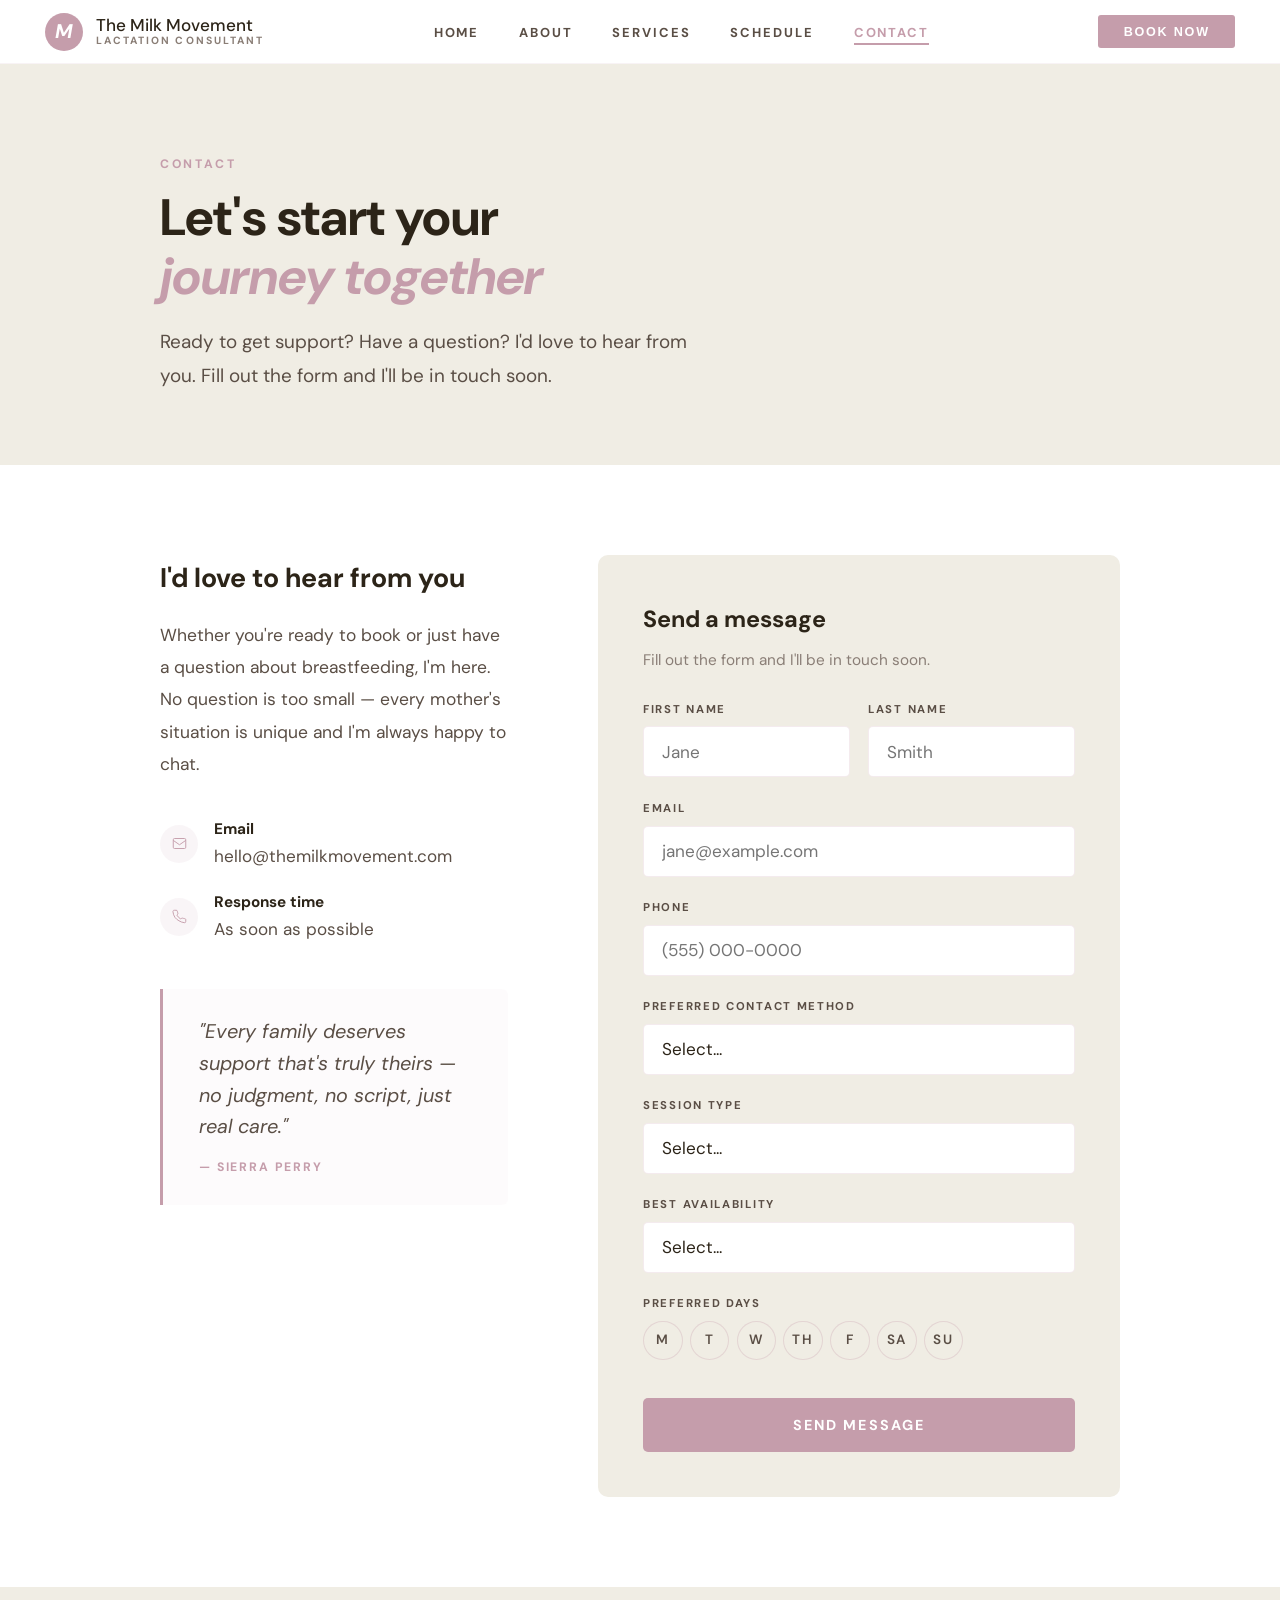
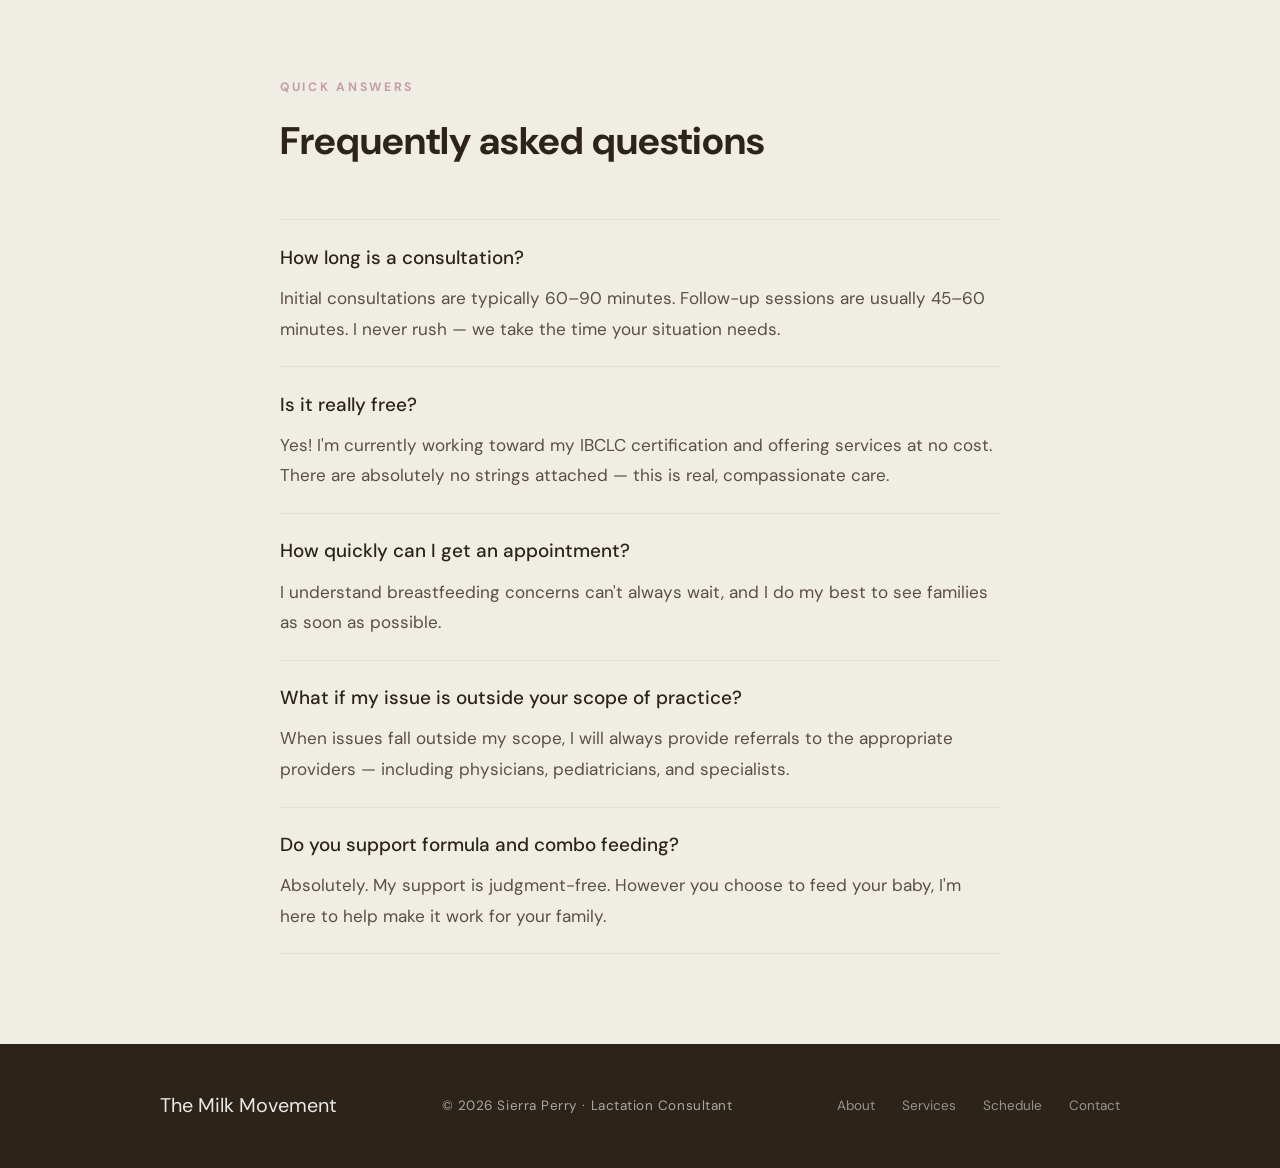
<file: contact.html>
<!DOCTYPE html>
<html lang="en">
<head>
<meta charset="UTF-8">
<meta name="viewport" content="width=device-width, initial-scale=1.0">
<title>Contact | The Milk Movement</title>
<link rel="preconnect" href="https://fonts.googleapis.com">
<link rel="preconnect" href="https://fonts.gstatic.com" crossorigin>
<link href="https://fonts.googleapis.com/css2?family=DM+Sans:wght@300;400;500;700&display=swap" rel="stylesheet">
<style>
*,*::before,*::after{box-sizing:border-box;margin:0;padding:0}
:root{
  --cream:#f7f3ec;--beige:#f0ede4;--mauve:#d4bac3;
  --gold:#C59DAB;--gold-lt:#D9C2CC;--rose:#b08090;
  --ink:#2c2418;--ink-mid:#5a4e45;--ink-lt:#8a7e76;
  --serif:'DM Sans','Helvetica Neue',Arial,sans-serif;
  --sans:'DM Sans','Helvetica Neue',Arial,sans-serif;
}
html{scroll-behavior:smooth;font-size:18px}
body{font-family:var(--sans);background:#fff;color:var(--ink);font-size:1rem;line-height:1.7;overflow-x:hidden}
p,li,input,select,textarea{font-size:max(1rem,1em)}
nav{position:fixed;top:0;left:0;right:0;z-index:200;display:flex;align-items:center;justify-content:space-between;padding:0 2.5rem;height:64px;background:rgba(255,255,255,0.96);border-bottom:1px solid rgba(197,157,171,0.12);backdrop-filter:blur(8px)}
.nav-brand{display:flex;align-items:center;gap:0.7rem;text-decoration:none}
.nav-brand-icon{width:38px;height:38px;background:var(--gold);border-radius:50%;display:flex;align-items:center;justify-content:center;color:#fff;font-family:var(--serif);font-size:1.1rem;font-weight:700;font-style:italic}
.nav-brand-text{line-height:1.1}
.nav-brand-name{font-family:var(--serif);font-size:0.95rem;font-weight:500;color:var(--ink);display:block}
.nav-brand-sub{font-size:0.58rem;font-weight:700;letter-spacing:0.2em;text-transform:uppercase;color:var(--ink-lt);display:block}
.nav-links{display:flex;gap:2.2rem;list-style:none;align-items:center}
.nav-links a{font-size:0.72rem;font-weight:700;letter-spacing:0.15em;text-transform:uppercase;color:var(--ink-mid);text-decoration:none;transition:color 0.2s}
.nav-links a:hover,.nav-links a.active{color:var(--gold)}
.nav-links a.active{border-bottom:2px solid var(--gold);padding-bottom:2px}
.nav-ig{color:var(--ink-lt);display:flex;align-items:center;transition:color 0.2s}
.btn-booknow{background:var(--gold);color:#fff;padding:0.55rem 1.4rem;font-size:0.7rem;font-weight:700;letter-spacing:0.14em;text-transform:uppercase;text-decoration:none;border-radius:3px;transition:background 0.2s;border:none;cursor:pointer}
.btn-booknow:hover{background:#9E7585}
.hamburger{display:none;flex-direction:column;gap:5px;cursor:pointer;background:none;border:none;padding:4px}
.hamburger span{display:block;width:22px;height:1.5px;background:var(--gold)}
.mob-nav{display:none;position:fixed;top:64px;left:0;right:0;background:#fff;border-bottom:1px solid rgba(197,157,171,0.15);padding:1.5rem 2rem 2rem;z-index:199;flex-direction:column}
.mob-nav.open{display:flex}
.mob-nav a{font-size:0.8rem;font-weight:700;letter-spacing:0.15em;text-transform:uppercase;color:var(--ink-mid);text-decoration:none;padding:0.9rem 0;border-bottom:1px solid rgba(197,157,171,0.1)}
.mob-nav a:last-child{margin-top:1rem;background:var(--gold);color:#fff;text-align:center;padding:0.85rem;border:none;border-radius:3px}

.page-hero{margin-top:64px;background:var(--beige);padding:5rem 3rem 4rem}
.ph-inner{max-width:960px;margin:0 auto}
.ph-eyebrow{font-size:0.68rem;font-weight:700;letter-spacing:0.22em;text-transform:uppercase;color:var(--gold);margin-bottom:0.8rem}
.ph-h1{font-family:var(--serif);font-size:clamp(2.2rem,4vw,3.4rem);font-weight:700;color:var(--ink);line-height:1.15;margin-bottom:1rem}
.ph-h1 em{font-style:italic;color:var(--gold)}
.ph-sub{font-size:1.05rem;font-weight:400;color:var(--ink-mid);max-width:560px;line-height:1.8}

/* CONTACT LAYOUT */
.contact-section{padding:5rem 3rem;background:#fff}
.ct-inner{max-width:960px;margin:0 auto;display:grid;grid-template-columns:1fr 1.5fr;gap:5rem;align-items:start}
.ct-side h2{font-family:var(--serif);font-size:1.5rem;font-weight:700;color:var(--ink);margin-bottom:1rem}
.ct-side p{font-size:0.97rem;font-weight:400;color:var(--ink-mid);line-height:1.85;margin-bottom:2rem}
.ct-detail{display:flex;align-items:center;gap:0.9rem;margin-bottom:1rem}
.ct-icon{width:38px;height:38px;background:rgba(197,157,171,0.1);border-radius:50%;display:flex;align-items:center;justify-content:center;color:var(--gold);flex-shrink:0}
.ct-detail-text{font-size:0.95rem;font-weight:400;color:var(--ink-mid)}
.ct-detail-text strong{font-weight:700;color:var(--ink);display:block;font-size:0.85rem}
.ct-quote{margin-top:2.5rem;padding:1.5rem 2rem;border-left:3px solid var(--gold);background:rgba(197,157,171,0.04);border-radius:0 6px 6px 0}
.ct-quote blockquote{font-family:var(--serif);font-size:1.1rem;font-style:italic;color:var(--ink-mid);line-height:1.6}
.ct-quote cite{display:block;font-family:var(--sans);font-size:0.68rem;font-weight:700;letter-spacing:0.15em;text-transform:uppercase;color:var(--gold);margin-top:0.8rem;font-style:normal}

/* FORM */
.ct-form-wrap{background:var(--beige);border-radius:10px;padding:2.5rem}
.ct-form-wrap h3{font-family:var(--serif);font-size:1.3rem;font-weight:700;color:var(--ink);margin-bottom:0.4rem}
.ct-form-wrap p{font-size:0.85rem;color:var(--ink-lt);margin-bottom:1.5rem}
.pf-group{margin-bottom:1.2rem}
.pf-group label{display:block;font-size:0.63rem;font-weight:700;letter-spacing:0.15em;text-transform:uppercase;color:var(--ink-mid);margin-bottom:0.4rem}
.pf-group input,.pf-group select,.pf-group textarea{width:100%;padding:0.75rem 1rem;font-family:var(--sans);font-size:0.95rem;font-weight:400;color:var(--ink);background:#fff;border:1.5px solid rgba(197,157,171,0.2);border-radius:5px;outline:none;transition:border-color 0.2s;appearance:none}
.pf-group input:focus,.pf-group select:focus,.pf-group textarea:focus{border-color:var(--gold)}
.pf-group textarea{resize:vertical;min-height:110px}
.pf-row{display:grid;grid-template-columns:1fr 1fr;gap:1rem}
.day-picker{display:flex;gap:0.4rem;flex-wrap:wrap}
.day-btn{cursor:pointer}
.day-btn input{position:absolute;opacity:0;width:0;height:0}
.day-btn span{display:flex;align-items:center;justify-content:center;width:2.2rem;height:2.2rem;border-radius:50%;background:var(--beige);border:1.5px solid rgba(197,157,171,0.3);font-size:0.75rem;font-weight:600;color:var(--ink-mid);transition:background 0.15s,border-color 0.15s,color 0.15s;user-select:none}
.day-btn input:checked+span{background:var(--gold);border-color:var(--gold);color:#fff}
.pf-submit{width:100%;background:var(--gold);color:#fff;padding:1rem;font-family:var(--sans);font-size:0.8rem;font-weight:700;letter-spacing:0.14em;text-transform:uppercase;border:none;border-radius:5px;cursor:pointer;transition:background 0.2s;margin-top:0.5rem}
.pf-submit:hover{background:#9E7585}
.success-msg{display:none;text-align:center;padding:2rem 0}
.success-msg svg{color:var(--gold);margin-bottom:1rem}
.success-msg h3{font-family:var(--serif);font-size:1.5rem;color:var(--ink);margin-bottom:0.5rem}
.success-msg p{color:var(--ink-lt)}

/* FAQ */
.faq-section{padding:5rem 3rem;background:var(--beige)}
.faq-inner{max-width:720px;margin:0 auto}
.faq-item{border-bottom:1px solid rgba(197,157,171,0.2);padding:1.2rem 0}
.faq-item:first-of-type{border-top:1px solid rgba(197,157,171,0.2)}
.faq-q{font-family:var(--serif);font-size:1.05rem;font-weight:500;color:var(--ink);margin-bottom:0.5rem}
.faq-a{font-size:0.95rem;font-weight:400;color:var(--ink-mid);line-height:1.8}

footer{background:var(--ink);color:rgba(255,255,255,0.6);padding:2.5rem 3rem}
.foot-inner{max-width:960px;margin:0 auto;display:flex;justify-content:space-between;align-items:center;flex-wrap:wrap;gap:1rem}
.foot-logo{font-family:var(--serif);font-size:1.1rem;color:rgba(255,255,255,0.9)}
.foot-copy{font-size:0.75rem;font-weight:400;letter-spacing:0.04em}
.foot-links{display:flex;gap:1.5rem}
.foot-links a{font-size:0.75rem;color:rgba(255,255,255,0.5);text-decoration:none;transition:color 0.2s}
.foot-links a:hover{color:var(--gold-lt)}

@media(max-width:860px){
  .nav-links,.nav-ig,.btn-booknow{display:none}
  .hamburger{display:flex}
  .ct-inner{grid-template-columns:1fr;gap:2.5rem}
}
@media(max-width:580px){
  nav{padding:0 1.5rem}
  .page-hero,.contact-section,.faq-section{padding-left:1.5rem;padding-right:1.5rem}
  .pf-row{grid-template-columns:1fr}
  .ct-form-wrap{padding:2rem 1.5rem}
}
</style>
</head>
<body>
<nav>
  <a href="index.html" class="nav-brand">
    <div class="nav-brand-icon">M</div>
    <div class="nav-brand-text"><span class="nav-brand-name">The Milk Movement</span><span class="nav-brand-sub">Lactation Consultant</span></div>
  </a>
  <ul class="nav-links">
    <li><a href="index.html">Home</a></li><li><a href="about.html">About</a></li>
    <li><a href="services.html">Services</a></li><li><a href="schedule.html">Schedule</a></li>
    <li><a href="contact.html" class="active">Contact</a></li>
  </ul>
  <div style="display:flex;align-items:center;gap:1.2rem">
    <button class="btn-booknow" onclick="document.getElementById('ctForm').scrollIntoView({behavior:'smooth'})">Book Now</button>
    <button class="hamburger" onclick="toggleMob()"><span></span><span></span><span></span></button>
  </div>
</nav>
<div class="mob-nav" id="mobNav">
  <a href="index.html">Home</a><a href="about.html">About</a><a href="services.html">Services</a><a href="schedule.html">Schedule</a><a href="contact.html">Contact</a>
  <a href="#ctForm" onclick="closeMob()">Get In Touch</a>
</div>

<div class="page-hero">
  <div class="ph-inner">
    <p class="ph-eyebrow">Contact</p>
    <h1 class="ph-h1">Let's start your<br><em>journey together</em></h1>
    <p class="ph-sub">Ready to get support? Have a question? I'd love to hear from you. Fill out the form and I'll be in touch soon.</p>
  </div>
</div>

<div class="contact-section" id="ctForm">
  <div class="ct-inner">
    <div class="ct-side">
      <h2>I'd love to hear from you</h2>
      <p>Whether you're ready to book or just have a question about breastfeeding, I'm here. No question is too small — every mother's situation is unique and I'm always happy to chat.</p>
      <div class="ct-detail">
        <div class="ct-icon"><svg width="15" height="15" viewBox="0 0 24 24" fill="none" stroke="currentColor" stroke-width="1.5"><rect x="2" y="4" width="20" height="16" rx="2"/><path d="M2 7l10 7 10-7"/></svg></div>
        <div class="ct-detail-text"><strong>Email</strong>hello@themilkmovement.com</div>
      </div>
      <div class="ct-detail">
        <div class="ct-icon"><svg width="15" height="15" viewBox="0 0 24 24" fill="none" stroke="currentColor" stroke-width="1.5"><path d="M22 16.92v3a2 2 0 0 1-2.18 2 19.79 19.79 0 0 1-8.63-3.07A19.5 19.5 0 0 1 4.7 13.41a19.79 19.79 0 0 1-3.07-8.67A2 2 0 0 1 3.61 2h3a2 2 0 0 1 2 1.72 12.84 12.84 0 0 0 .7 2.81 2 2 0 0 1-.45 2.11L7.91 9.91a16 16 0 0 0 6.12 6.12l.94-.94a2 2 0 0 1 2.11-.45 12.84 12.84 0 0 0 2.81.7A2 2 0 0 1 22 16.92z"/></svg></div>
        <div class="ct-detail-text"><strong>Response time</strong>As soon as possible</div>
      </div>
      <div class="ct-quote">
        <blockquote>"Every family deserves support that's truly theirs — no judgment, no script, just real care."</blockquote>
        <cite>— Sierra Perry</cite>
      </div>
    </div>

    <div class="ct-form-wrap">
      <h3>Send a message</h3>
      <p>Fill out the form and I'll be in touch soon.</p>
      <form onsubmit="submitContact(event)" id="contactFormEl">
        <input type="hidden" name="_subject" value="New Consultation Request — The Milk Movement">
        <div class="pf-row">
          <div class="pf-group"><label>First Name</label><input type="text" name="firstName" placeholder="Jane" required></div>
          <div class="pf-group"><label>Last Name</label><input type="text" name="lastName" placeholder="Smith" required></div>
        </div>
        <div class="pf-group"><label>Email</label><input type="email" name="email" placeholder="jane@example.com" required></div>
        <div class="pf-group"><label>Phone</label><input type="tel" name="phone" placeholder="(555) 000-0000"></div>
        <div class="pf-group">
          <label>Preferred Contact Method</label>
          <select name="contactMethod">
            <option value="">Select...</option>
            <option>Email</option>
            <option>Phone Call</option>
            <option>Text Message</option>
          </select>
        </div>
        <div class="pf-group">
          <label>Session Type</label>
          <select name="sessionType" required>
            <option value="">Select...</option>
            <option>Home Visit</option>
            <option>Virtual Appointment</option>
            <option>In-Person (Limited Availability)</option>
            <option>Prenatal Consultation</option>
          </select>
        </div>
        <div class="pf-group">
          <label>Best Availability</label>
          <select name="availability">
            <option value="">Select...</option>
            <option>Daytime (before 5pm EST)</option>
            <option>Evening (after 5pm EST)</option>
            <option>Either works</option>
          </select>
        </div>
        <div class="pf-group">
          <label>Preferred Days</label>
          <div class="day-picker">
            <label class="day-btn"><input type="checkbox" name="preferredDays" value="Monday"><span>M</span></label>
            <label class="day-btn"><input type="checkbox" name="preferredDays" value="Tuesday"><span>T</span></label>
            <label class="day-btn"><input type="checkbox" name="preferredDays" value="Wednesday"><span>W</span></label>
            <label class="day-btn"><input type="checkbox" name="preferredDays" value="Thursday"><span>Th</span></label>
            <label class="day-btn"><input type="checkbox" name="preferredDays" value="Friday"><span>F</span></label>
            <label class="day-btn"><input type="checkbox" name="preferredDays" value="Saturday"><span>Sa</span></label>
            <label class="day-btn"><input type="checkbox" name="preferredDays" value="Sunday"><span>Su</span></label>
          </div>
        </div>
        <div id="contactError" style="display:none;color:#c0392b;font-size:0.85rem;margin-bottom:0.8rem;padding:0.7rem 1rem;background:#fdf0f0;border-radius:4px;border-left:3px solid #c0392b">Something went wrong — please try again.</div>
        <button type="submit" class="pf-submit">Send Message</button>
      </form>
      <div class="success-msg" id="ctSuccess">
        <svg width="48" height="48" viewBox="0 0 24 24" fill="none" stroke="currentColor" stroke-width="1.5"><circle cx="12" cy="12" r="10"/><path d="M8 12l3 3 5-5"/></svg>
        <h3>Message received!</h3>
        <p>Thank you for reaching out. I'll be in touch soon.</p>
      </div>
    </div>
  </div>
</div>

<!-- FAQ -->
<div class="faq-section">
  <div class="faq-inner">
    <p style="font-size:0.68rem;font-weight:700;letter-spacing:0.22em;text-transform:uppercase;color:var(--gold);margin-bottom:0.6rem">Quick Answers</p>
    <h2 style="font-family:var(--serif);font-size:clamp(1.8rem,3vw,2.4rem);font-weight:700;color:var(--ink);margin-bottom:2.5rem">Frequently asked questions</h2>
    <div class="faq-item"><p class="faq-q">How long is a consultation?</p><p class="faq-a">Initial consultations are typically 60–90 minutes. Follow-up sessions are usually 45–60 minutes. I never rush — we take the time your situation needs.</p></div>
    <div class="faq-item"><p class="faq-q">Is it really free?</p><p class="faq-a">Yes! I'm currently working toward my IBCLC certification and offering services at no cost. There are absolutely no strings attached — this is real, compassionate care.</p></div>
    <div class="faq-item"><p class="faq-q">How quickly can I get an appointment?</p><p class="faq-a">I understand breastfeeding concerns can't always wait, and I do my best to see families as soon as possible.</p></div>
    <div class="faq-item"><p class="faq-q">What if my issue is outside your scope of practice?</p><p class="faq-a">When issues fall outside my scope, I will always provide referrals to the appropriate providers — including physicians, pediatricians, and specialists.</p></div>
    <div class="faq-item"><p class="faq-q">Do you support formula and combo feeding?</p><p class="faq-a">Absolutely. My support is judgment-free. However you choose to feed your baby, I'm here to help make it work for your family.</p></div>
  </div>
</div>

<footer><div class="foot-inner"><span class="foot-logo">The Milk Movement</span><span class="foot-copy">© 2026 Sierra Perry · Lactation Consultant</span><div class="foot-links"><a href="about.html">About</a><a href="services.html">Services</a><a href="schedule.html">Schedule</a><a href="contact.html">Contact</a></div></div></footer>
<script>
function toggleMob(){document.getElementById('mobNav').classList.toggle('open')}
function closeMob(){document.getElementById('mobNav').classList.remove('open')}
async function submitContact(e){
  e.preventDefault();
  var form=e.target;
  var b=form.querySelector('.pf-submit');
  var errDiv=document.getElementById('contactError');
  b.textContent='Sending…';b.disabled=true;
  errDiv.style.display='none';
  try{
    var res=await fetch('https://formspree.io/f/mpqobnow',{method:'POST',body:new FormData(form),headers:{'Accept':'application/json'}});
    if(res.ok){
      document.getElementById('contactFormEl').style.display='none';
      document.getElementById('ctSuccess').style.display='block';
    } else {
      errDiv.style.display='block';
      b.textContent='Send Message';b.disabled=false;
    }
  } catch(err){
    errDiv.style.display='block';
    b.textContent='Send Message';b.disabled=false;
  }
}
</script>
</body></html>
</file>
